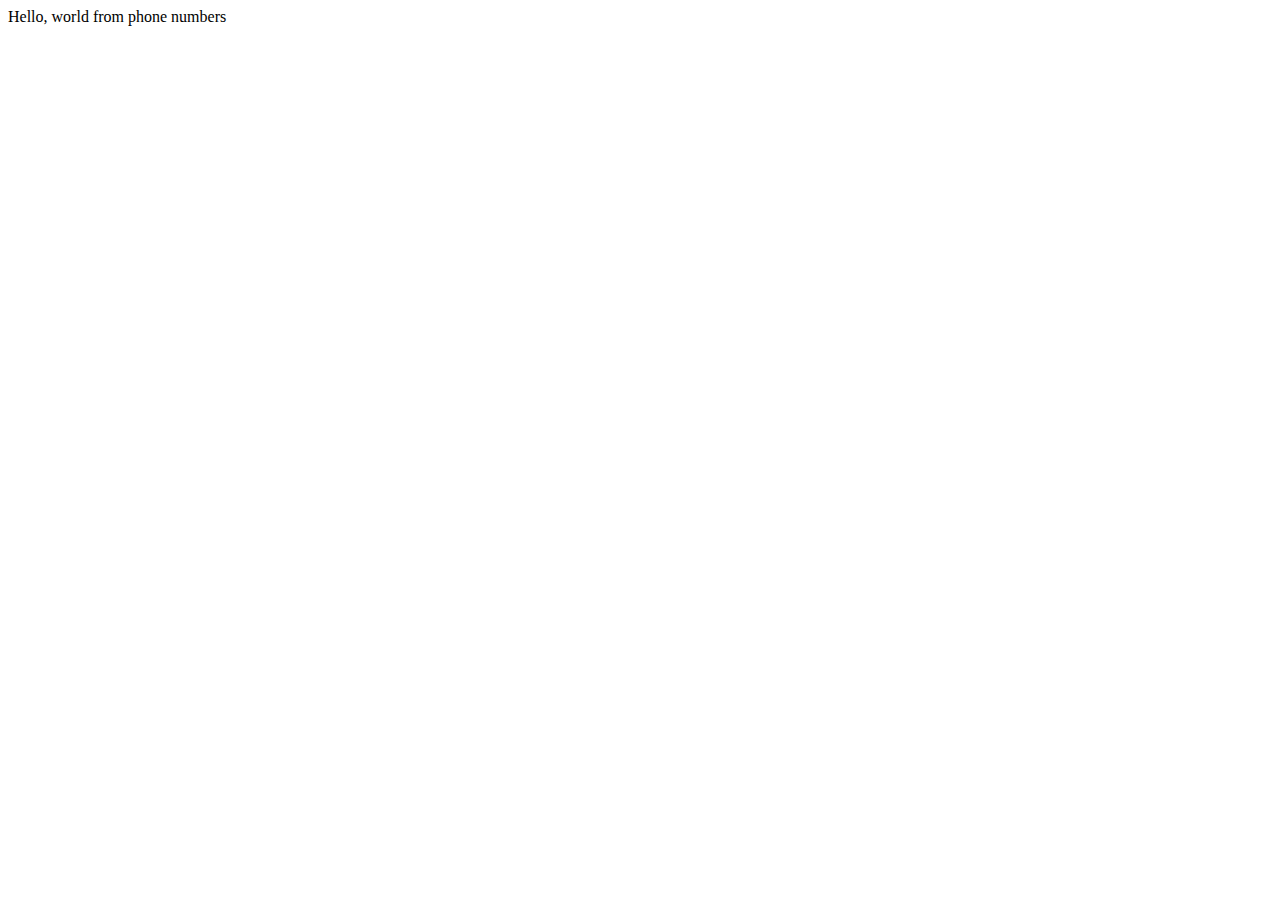
<file: docs/index.html>
<!DOCTYPE html>
<html lang="en">
<head>
    <meta charset="UTF-8">
    <meta name="viewport" content="width=device-width, initial-scale=1.0">
    <title>Document</title>
</head>
<body>
Hello, world from phone numbers    
</body>
</html>
</file>
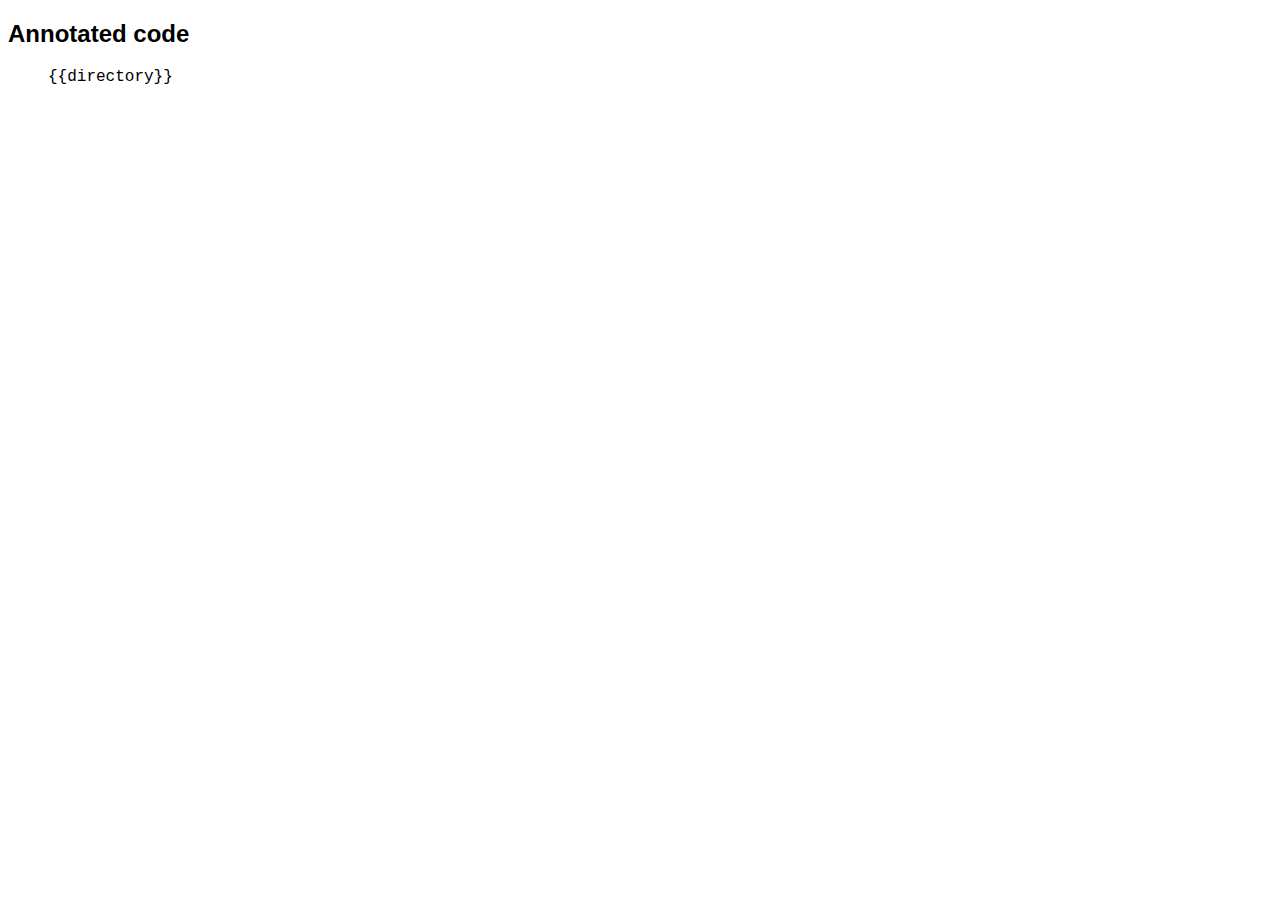
<file: __index.template.html>
<!DOCTYPE html>
<html lang="en">
<head>
    <meta charset="UTF-8">
    <meta name="viewport" content="width=device-width, initial-scale=1.0">
    <title>Document</title>
    <style>
        body {
            font-family: sans-serif;
        }
        .list {
            font-family:'Courier New', Courier, monospace;
        }
        .list li {
            line-height: 1.5em;
        }
        .list a {
            color: black;
            text-decoration: none;
            padding: .5rem;
        }
        .list a:hover {
            background-color: lightgray;
            font-weight: 600;
            border-radius: 3px;
        }
    </style>
</head>
<body>
    <h2>Annotated code</h2>
    
    <ul class="list">
        {{directory}}
    </ul>

</body>
</html>
</file>
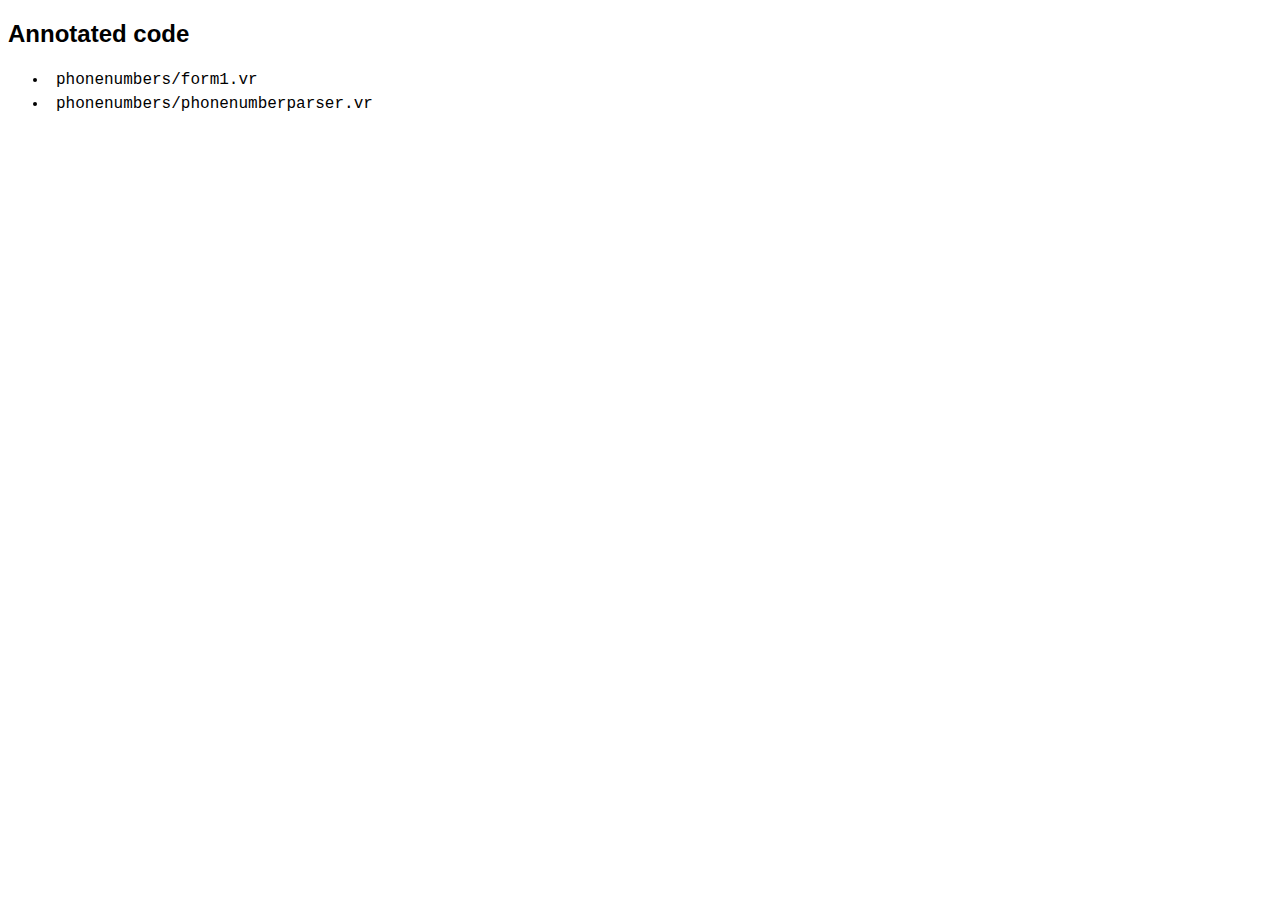
<file: master_index.html>
<!DOCTYPE html>
<html lang="en">
<head>
    <meta charset="UTF-8">
    <meta name="viewport" content="width=device-width, initial-scale=1.0">
    <title>Document</title>
    <style>
        body {
            font-family: sans-serif;
        }
        .list {
            font-family:'Courier New', Courier, monospace;
        }
        .list li {
            line-height: 1.5em;
        }
        .list a {
            color: black;
            text-decoration: none;
            padding: .5rem;
        }
        .list a:hover {
            background-color: lightgray;
            font-weight: 600;
            border-radius: 3px;
        }
    </style>
</head>
<body>
    <h2>Annotated code</h2>
    
    <ul class="list">
        <li><a href="PhoneNumbers\Form1.html">phonenumbers/form1.vr</a></li><li><a href="PhoneNumbers\PhoneNumberParser.html">phonenumbers/phonenumberparser.vr</a></li>
    </ul>

</body>
</html>
</file>
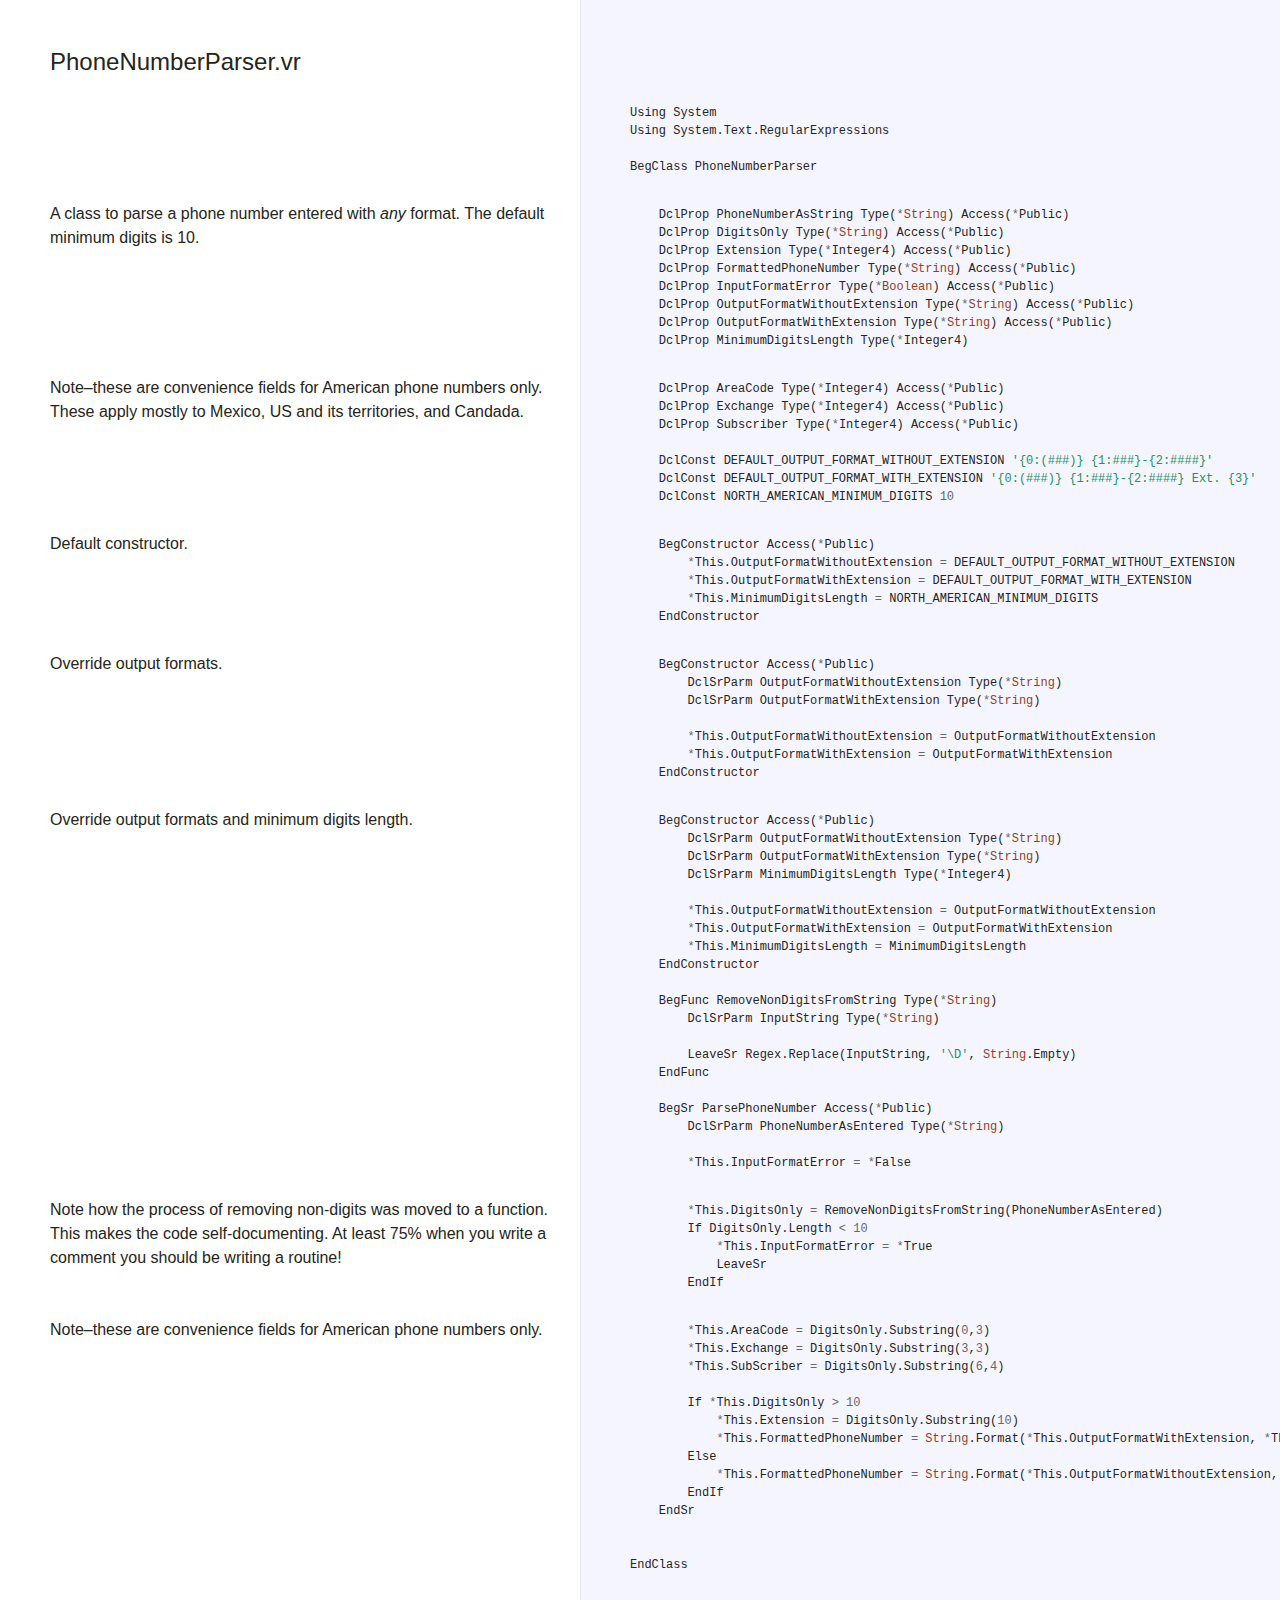
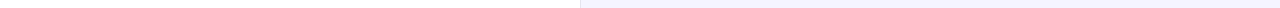
<file: PhoneNumbers/PhoneNumberParser.html>
<!DOCTYPE html>
<html>
<head>
  <meta http-equiv="content-type" content="text/html;charset=utf-8">
  <title>PhoneNumberParser.vr</title>
  <link rel="stylesheet" href="..\pycco.css">
</head>
<body>
<div id='container'>
  <div id="background"></div>
  <div class='section'>
    <div class='docs'><h1>PhoneNumberParser.vr</h1></div>
  </div>
  <div class='clearall'>
  <div class='section' id='section-0'>
    <div class='docs'>
      <div class='octowrap'>
        <a class='octothorpe' href='#section-0'>#</a>
      </div>
      
    </div>
    <div class='code'>
      <div class="highlight"><pre><span></span><span class="nx">Using</span> <span class="nx">System</span>
<span class="nx">Using</span> <span class="nx">System</span><span class="p">.</span><span class="nx">Text</span><span class="p">.</span><span class="nx">RegularExpressions</span>

<span class="nx">BegClass</span> <span class="nx">PhoneNumberParser</span></pre></div>
    </div>
  </div>
  <div class='clearall'></div>
  <div class='section' id='section-1'>
    <div class='docs'>
      <div class='octowrap'>
        <a class='octothorpe' href='#section-1'>#</a>
      </div>
      <p>A class to parse a phone number entered with <em>any</em> format.
The default minimum digits is 10. </p>
    </div>
    <div class='code'>
      <div class="highlight"><pre>    <span class="nx">DclProp</span> <span class="nx">PhoneNumberAsString</span> <span class="nx">Type</span><span class="p">(</span><span class="o">*</span><span class="nb">String</span><span class="p">)</span> <span class="nx">Access</span><span class="p">(</span><span class="o">*</span><span class="nx">Public</span><span class="p">)</span>
    <span class="nx">DclProp</span> <span class="nx">DigitsOnly</span> <span class="nx">Type</span><span class="p">(</span><span class="o">*</span><span class="nb">String</span><span class="p">)</span> <span class="nx">Access</span><span class="p">(</span><span class="o">*</span><span class="nx">Public</span><span class="p">)</span> 
    <span class="nx">DclProp</span> <span class="nx">Extension</span> <span class="nx">Type</span><span class="p">(</span><span class="o">*</span><span class="nx">Integer4</span><span class="p">)</span> <span class="nx">Access</span><span class="p">(</span><span class="o">*</span><span class="nx">Public</span><span class="p">)</span>
    <span class="nx">DclProp</span> <span class="nx">FormattedPhoneNumber</span> <span class="nx">Type</span><span class="p">(</span><span class="o">*</span><span class="nb">String</span><span class="p">)</span> <span class="nx">Access</span><span class="p">(</span><span class="o">*</span><span class="nx">Public</span><span class="p">)</span> 
    <span class="nx">DclProp</span> <span class="nx">InputFormatError</span> <span class="nx">Type</span><span class="p">(</span><span class="o">*</span><span class="nb">Boolean</span><span class="p">)</span> <span class="nx">Access</span><span class="p">(</span><span class="o">*</span><span class="nx">Public</span><span class="p">)</span>
    <span class="nx">DclProp</span> <span class="nx">OutputFormatWithoutExtension</span> <span class="nx">Type</span><span class="p">(</span><span class="o">*</span><span class="nb">String</span><span class="p">)</span> <span class="nx">Access</span><span class="p">(</span><span class="o">*</span><span class="nx">Public</span><span class="p">)</span> 
    <span class="nx">DclProp</span> <span class="nx">OutputFormatWithExtension</span> <span class="nx">Type</span><span class="p">(</span><span class="o">*</span><span class="nb">String</span><span class="p">)</span> <span class="nx">Access</span><span class="p">(</span><span class="o">*</span><span class="nx">Public</span><span class="p">)</span> 
    <span class="nx">DclProp</span> <span class="nx">MinimumDigitsLength</span> <span class="nx">Type</span><span class="p">(</span><span class="o">*</span><span class="nx">Integer4</span><span class="p">)</span></pre></div>
    </div>
  </div>
  <div class='clearall'></div>
  <div class='section' id='section-2'>
    <div class='docs'>
      <div class='octowrap'>
        <a class='octothorpe' href='#section-2'>#</a>
      </div>
      <p>Note&ndash;these are convenience fields for American phone numbers only. 
These apply mostly to Mexico, US and its territories, and Candada.</p>
    </div>
    <div class='code'>
      <div class="highlight"><pre>    <span class="nx">DclProp</span> <span class="nx">AreaCode</span> <span class="nx">Type</span><span class="p">(</span><span class="o">*</span><span class="nx">Integer4</span><span class="p">)</span> <span class="nx">Access</span><span class="p">(</span><span class="o">*</span><span class="nx">Public</span><span class="p">)</span>
    <span class="nx">DclProp</span> <span class="nx">Exchange</span> <span class="nx">Type</span><span class="p">(</span><span class="o">*</span><span class="nx">Integer4</span><span class="p">)</span> <span class="nx">Access</span><span class="p">(</span><span class="o">*</span><span class="nx">Public</span><span class="p">)</span>
    <span class="nx">DclProp</span> <span class="nx">Subscriber</span> <span class="nx">Type</span><span class="p">(</span><span class="o">*</span><span class="nx">Integer4</span><span class="p">)</span> <span class="nx">Access</span><span class="p">(</span><span class="o">*</span><span class="nx">Public</span><span class="p">)</span>

    <span class="nx">DclConst</span> <span class="nx">DEFAULT_OUTPUT_FORMAT_WITHOUT_EXTENSION</span> <span class="s1">&#39;{0:(###)} {1:###}-{2:####}&#39;</span>
    <span class="nx">DclConst</span> <span class="nx">DEFAULT_OUTPUT_FORMAT_WITH_EXTENSION</span> <span class="s1">&#39;{0:(###)} {1:###}-{2:####} Ext. {3}&#39;</span>
    <span class="nx">DclConst</span> <span class="nx">NORTH_AMERICAN_MINIMUM_DIGITS</span> <span class="mf">10</span></pre></div>
    </div>
  </div>
  <div class='clearall'></div>
  <div class='section' id='section-3'>
    <div class='docs'>
      <div class='octowrap'>
        <a class='octothorpe' href='#section-3'>#</a>
      </div>
      <p>Default constructor. </p>
    </div>
    <div class='code'>
      <div class="highlight"><pre>    <span class="nx">BegConstructor</span> <span class="nx">Access</span><span class="p">(</span><span class="o">*</span><span class="nx">Public</span><span class="p">)</span> 
        <span class="o">*</span><span class="nx">This</span><span class="p">.</span><span class="nx">OutputFormatWithoutExtension</span> <span class="o">=</span> <span class="nx">DEFAULT_OUTPUT_FORMAT_WITHOUT_EXTENSION</span>
        <span class="o">*</span><span class="nx">This</span><span class="p">.</span><span class="nx">OutputFormatWithExtension</span> <span class="o">=</span> <span class="nx">DEFAULT_OUTPUT_FORMAT_WITH_EXTENSION</span>
        <span class="o">*</span><span class="nx">This</span><span class="p">.</span><span class="nx">MinimumDigitsLength</span> <span class="o">=</span> <span class="nx">NORTH_AMERICAN_MINIMUM_DIGITS</span> 
    <span class="nx">EndConstructor</span></pre></div>
    </div>
  </div>
  <div class='clearall'></div>
  <div class='section' id='section-4'>
    <div class='docs'>
      <div class='octowrap'>
        <a class='octothorpe' href='#section-4'>#</a>
      </div>
      <p>Override output formats. </p>
    </div>
    <div class='code'>
      <div class="highlight"><pre>    <span class="nx">BegConstructor</span> <span class="nx">Access</span><span class="p">(</span><span class="o">*</span><span class="nx">Public</span><span class="p">)</span> 
        <span class="nx">DclSrParm</span> <span class="nx">OutputFormatWithoutExtension</span> <span class="nx">Type</span><span class="p">(</span><span class="o">*</span><span class="nb">String</span><span class="p">)</span> 
        <span class="nx">DclSrParm</span> <span class="nx">OutputFormatWithExtension</span> <span class="nx">Type</span><span class="p">(</span><span class="o">*</span><span class="nb">String</span><span class="p">)</span> 

        <span class="o">*</span><span class="nx">This</span><span class="p">.</span><span class="nx">OutputFormatWithoutExtension</span> <span class="o">=</span> <span class="nx">OutputFormatWithoutExtension</span>
        <span class="o">*</span><span class="nx">This</span><span class="p">.</span><span class="nx">OutputFormatWithExtension</span> <span class="o">=</span> <span class="nx">OutputFormatWithExtension</span> 
    <span class="nx">EndConstructor</span></pre></div>
    </div>
  </div>
  <div class='clearall'></div>
  <div class='section' id='section-5'>
    <div class='docs'>
      <div class='octowrap'>
        <a class='octothorpe' href='#section-5'>#</a>
      </div>
      <p>Override output formats and minimum digits length.</p>
    </div>
    <div class='code'>
      <div class="highlight"><pre>    <span class="nx">BegConstructor</span> <span class="nx">Access</span><span class="p">(</span><span class="o">*</span><span class="nx">Public</span><span class="p">)</span> 
        <span class="nx">DclSrParm</span> <span class="nx">OutputFormatWithoutExtension</span> <span class="nx">Type</span><span class="p">(</span><span class="o">*</span><span class="nb">String</span><span class="p">)</span> 
        <span class="nx">DclSrParm</span> <span class="nx">OutputFormatWithExtension</span> <span class="nx">Type</span><span class="p">(</span><span class="o">*</span><span class="nb">String</span><span class="p">)</span> 
        <span class="nx">DclSrParm</span> <span class="nx">MinimumDigitsLength</span> <span class="nx">Type</span><span class="p">(</span><span class="o">*</span><span class="nx">Integer4</span><span class="p">)</span> 

        <span class="o">*</span><span class="nx">This</span><span class="p">.</span><span class="nx">OutputFormatWithoutExtension</span> <span class="o">=</span> <span class="nx">OutputFormatWithoutExtension</span>
        <span class="o">*</span><span class="nx">This</span><span class="p">.</span><span class="nx">OutputFormatWithExtension</span> <span class="o">=</span> <span class="nx">OutputFormatWithExtension</span> 
        <span class="o">*</span><span class="nx">This</span><span class="p">.</span><span class="nx">MinimumDigitsLength</span> <span class="o">=</span> <span class="nx">MinimumDigitsLength</span>        
    <span class="nx">EndConstructor</span> 
    
    <span class="nx">BegFunc</span> <span class="nx">RemoveNonDigitsFromString</span> <span class="nx">Type</span><span class="p">(</span><span class="o">*</span><span class="nb">String</span><span class="p">)</span> 
        <span class="nx">DclSrParm</span> <span class="nx">InputString</span> <span class="nx">Type</span><span class="p">(</span><span class="o">*</span><span class="nb">String</span><span class="p">)</span> 

        <span class="nx">LeaveSr</span> <span class="nx">Regex</span><span class="p">.</span><span class="nx">Replace</span><span class="p">(</span><span class="nx">InputString</span><span class="p">,</span> <span class="s1">&#39;\D&#39;</span><span class="p">,</span> <span class="nb">String</span><span class="p">.</span><span class="nx">Empty</span><span class="p">)</span> 
    <span class="nx">EndFunc</span> 

    <span class="nx">BegSr</span> <span class="nx">ParsePhoneNumber</span> <span class="nx">Access</span><span class="p">(</span><span class="o">*</span><span class="nx">Public</span><span class="p">)</span> 
        <span class="nx">DclSrParm</span> <span class="nx">PhoneNumberAsEntered</span> <span class="nx">Type</span><span class="p">(</span><span class="o">*</span><span class="nb">String</span><span class="p">)</span> 

        <span class="o">*</span><span class="nx">This</span><span class="p">.</span><span class="nx">InputFormatError</span> <span class="o">=</span> <span class="o">*</span><span class="nx">False</span></pre></div>
    </div>
  </div>
  <div class='clearall'></div>
  <div class='section' id='section-6'>
    <div class='docs'>
      <div class='octowrap'>
        <a class='octothorpe' href='#section-6'>#</a>
      </div>
      <p>Note how the process of removing non-digits was moved to a function. 
This makes the code self-documenting. At least 75% when you write a 
comment you should be writing a routine! </p>
    </div>
    <div class='code'>
      <div class="highlight"><pre>        <span class="o">*</span><span class="nx">This</span><span class="p">.</span><span class="nx">DigitsOnly</span> <span class="o">=</span> <span class="nx">RemoveNonDigitsFromString</span><span class="p">(</span><span class="nx">PhoneNumberAsEntered</span><span class="p">)</span>
        <span class="nx">If</span> <span class="nx">DigitsOnly</span><span class="p">.</span><span class="nx">Length</span> <span class="o">&lt;</span> <span class="mf">10</span> 
            <span class="o">*</span><span class="nx">This</span><span class="p">.</span><span class="nx">InputFormatError</span> <span class="o">=</span> <span class="o">*</span><span class="nx">True</span> 
            <span class="nx">LeaveSr</span> 
        <span class="nx">EndIf</span></pre></div>
    </div>
  </div>
  <div class='clearall'></div>
  <div class='section' id='section-7'>
    <div class='docs'>
      <div class='octowrap'>
        <a class='octothorpe' href='#section-7'>#</a>
      </div>
      <p>Note&ndash;these are convenience fields for American phone numbers only. </p>
    </div>
    <div class='code'>
      <div class="highlight"><pre>        <span class="o">*</span><span class="nx">This</span><span class="p">.</span><span class="nx">AreaCode</span> <span class="o">=</span> <span class="nx">DigitsOnly</span><span class="p">.</span><span class="nx">Substring</span><span class="p">(</span><span class="mf">0</span><span class="p">,</span><span class="mf">3</span><span class="p">)</span>
        <span class="o">*</span><span class="nx">This</span><span class="p">.</span><span class="nx">Exchange</span> <span class="o">=</span> <span class="nx">DigitsOnly</span><span class="p">.</span><span class="nx">Substring</span><span class="p">(</span><span class="mf">3</span><span class="p">,</span><span class="mf">3</span><span class="p">)</span>
        <span class="o">*</span><span class="nx">This</span><span class="p">.</span><span class="nx">SubScriber</span> <span class="o">=</span> <span class="nx">DigitsOnly</span><span class="p">.</span><span class="nx">Substring</span><span class="p">(</span><span class="mf">6</span><span class="p">,</span><span class="mf">4</span><span class="p">)</span> 
        
        <span class="nx">If</span> <span class="o">*</span><span class="nx">This</span><span class="p">.</span><span class="nx">DigitsOnly</span> <span class="o">&gt;</span> <span class="mf">10</span>         
            <span class="o">*</span><span class="nx">This</span><span class="p">.</span><span class="nx">Extension</span> <span class="o">=</span> <span class="nx">DigitsOnly</span><span class="p">.</span><span class="nx">Substring</span><span class="p">(</span><span class="mf">10</span><span class="p">)</span> 
            <span class="o">*</span><span class="nx">This</span><span class="p">.</span><span class="nx">FormattedPhoneNumber</span> <span class="o">=</span> <span class="nb">String</span><span class="p">.</span><span class="nx">Format</span><span class="p">(</span><span class="o">*</span><span class="nx">This</span><span class="p">.</span><span class="nx">OutputFormatWithExtension</span><span class="p">,</span> <span class="o">*</span><span class="nx">This</span><span class="p">.</span><span class="nx">AreaCode</span><span class="p">,</span> <span class="o">*</span><span class="nx">This</span><span class="p">.</span><span class="nx">Exchange</span><span class="p">,</span> <span class="o">*</span><span class="nx">This</span><span class="p">.</span><span class="nx">Subscriber</span><span class="p">,</span> <span class="o">*</span><span class="nx">This</span><span class="p">.</span><span class="nx">Extension</span><span class="p">)</span> 
        <span class="nx">Else</span> 
            <span class="o">*</span><span class="nx">This</span><span class="p">.</span><span class="nx">FormattedPhoneNumber</span> <span class="o">=</span> <span class="nb">String</span><span class="p">.</span><span class="nx">Format</span><span class="p">(</span><span class="o">*</span><span class="nx">This</span><span class="p">.</span><span class="nx">OutputFormatWithoutExtension</span><span class="p">,</span> <span class="o">*</span><span class="nx">This</span><span class="p">.</span><span class="nx">AreaCode</span><span class="p">,</span> <span class="o">*</span><span class="nx">This</span><span class="p">.</span><span class="nx">Exchange</span><span class="p">,</span> <span class="o">*</span><span class="nx">This</span><span class="p">.</span><span class="nx">Subscriber</span><span class="p">)</span> 
        <span class="nx">EndIf</span> 
    <span class="nx">EndSr</span>


<span class="nx">EndClass</span>

</pre></div>
    </div>
  </div>
  <div class='clearall'></div>
</div>
</body>
</file>
